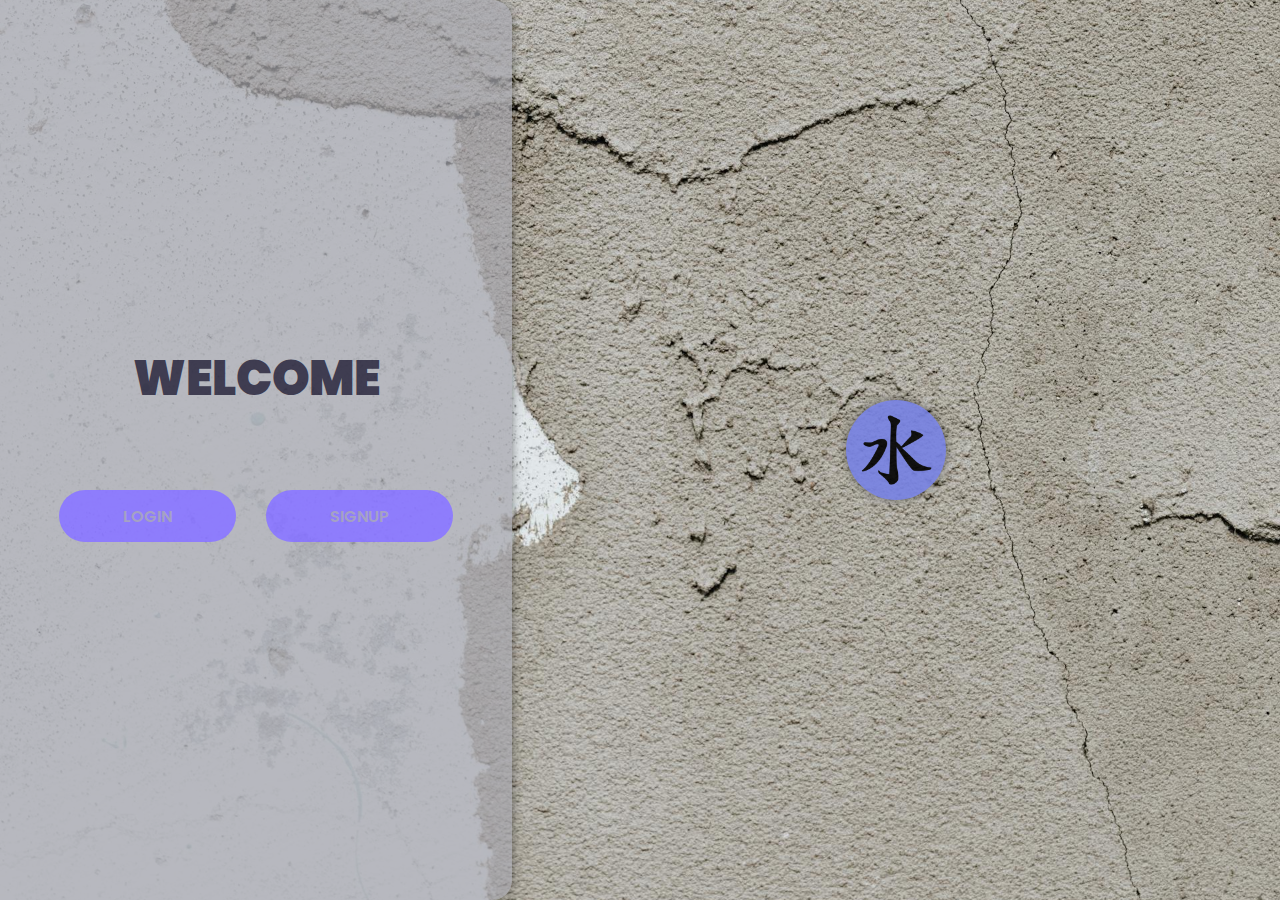
<file: index.html>
<!DOCTYPE html>
<html lang="en">
<head>
    <meta charset="UTF-8">
    <meta name="viewport" content="width=device-width, initial-scale=1.0">
    <link rel="stylesheet" href="style.css">
    <link rel="shortcut icon" href="logo.png" type="image/png">
    <title>Welcome</title>
</head>
<body>
    <!-- FLEX CONTAINER (Aligns left & right sections) -->
    <div class="flex-container">
        <!-- LEFT SIDE (Content - 40%) -->
        <div class="wrapper">
            <h2>Welcome</h2>
            <p id="error-message"></p>
            <div class="navigation">
                <a href="login.html" class="welcome-button">Login</a>
                <a href="signup.html" class="welcome-button">Signup</a>
            </div>
            <!-- Hide Button -->
        </div>

        <!-- RIGHT SIDE (Logo - 60%) -->
        <div class="logo-container">
            <a href="index.html">
                <img src="logo.png" alt="Logo" class="logo">
            </a>
        </div>
    </div>
</body>
</html>
</file>
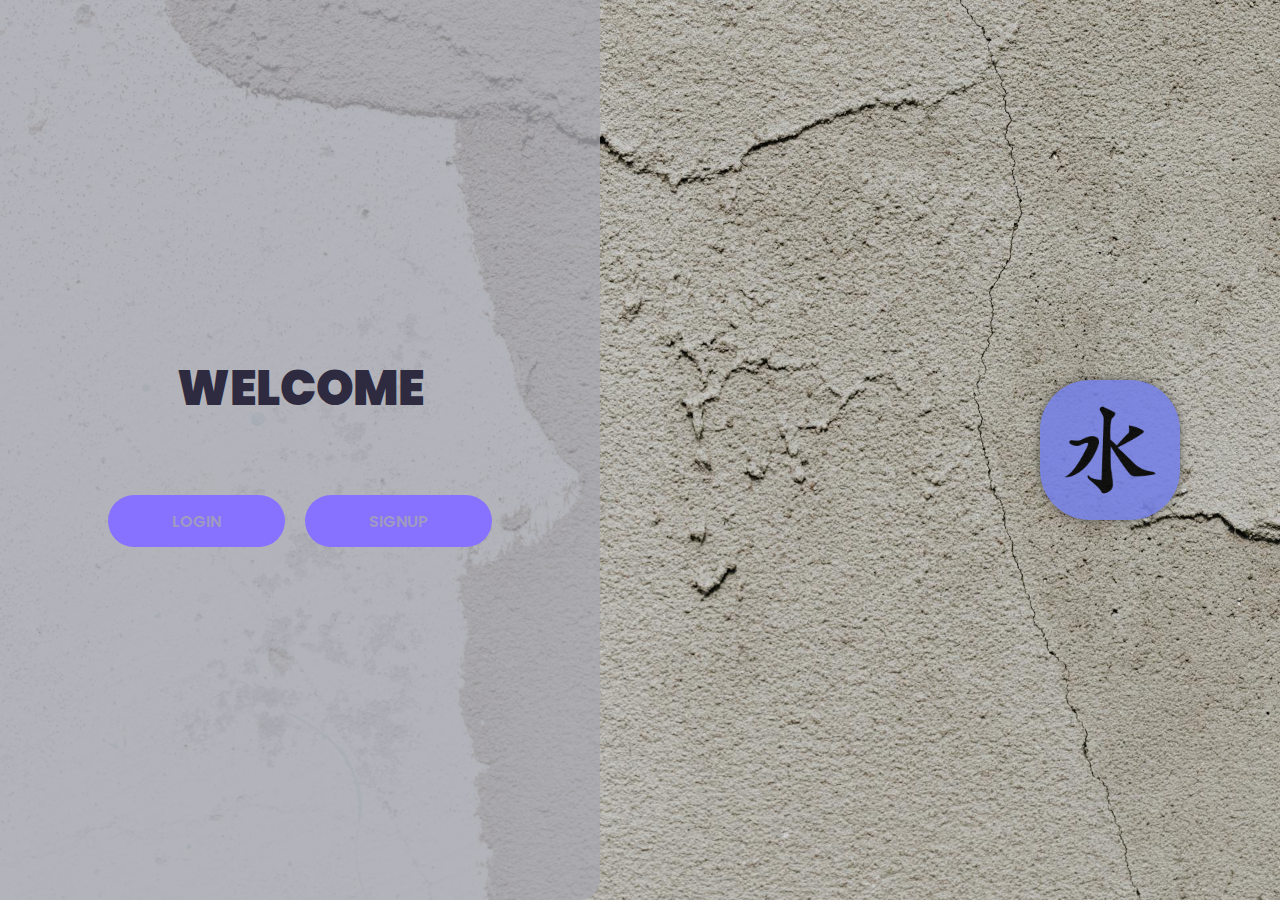
<file: Login_SignUp_form/index.html>
<!DOCTYPE html>
<html lang="en">
<head>
    <meta charset="UTF-8">
    <meta name="viewport" content="width=device-width, initial-scale=1.0">
    <link rel="stylesheet" href="/Login_SignUp_form/style.css">
    <link rel="shortcut icon" href="logo.png" type="image/png">
    <script type="text/javascript" src="validation.js" defer></script>
    <title>Welcome</title>
</head>
<body>
    <div class="wrapper">
        <h2>Welcome</h1>
        <p id="error-message"></p>
        
        <div class="navigation">
            <a href="login.html" class="welcome-button">Login</a>
            <a href="signup.html" class="welcome-button">Signup</a>
        </div>
    </div>
    <a href="index.html">
    <img src="logo.png" alt="Logo" class="logo">
    </a>
</body>
</html>
</file>
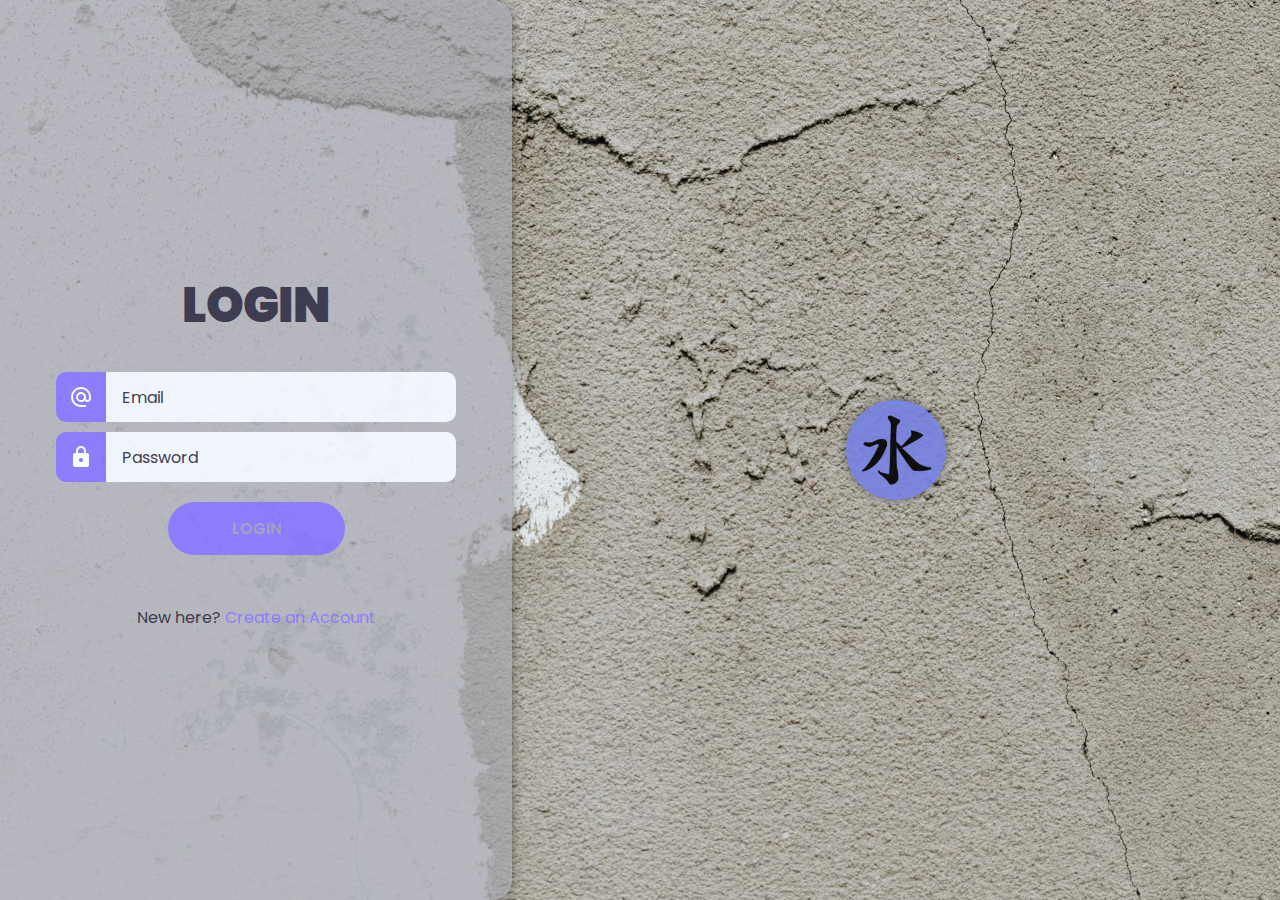
<file: login.html>
<!DOCTYPE html>
<html lang="en">
<head>
    <meta charset="UTF-8">
    <meta name="viewport" content="width=device-width, initial-scale=1.0">
    <link rel="stylesheet" href="style.css">
    <link rel="shortcut icon" href="logo.png" type="image/png">
    <script type="text/javascript" src="validation.js" defer></script>
    <title>Login</title>
</head>
<body>
    <div class="flex-container">
        <!-- Wrapper -->
        <div class="wrapper">
            <h1>Login</h1>
            <p id="error-message"></p>
            <form id="form"> 
                <div>
                    <label for="email-input">
                        <svg xmlns="http://www.w3.org/2000/svg" height="24px" viewBox="0 -960 960 960" width="24px" ><path d="M480-80q-83 0-156-31.5T197-197q-54-54-85.5-127T80-480q0-83 31.5-156T197-763q54-54 127-85.5T480-880q83 0 156 31.5T763-763q54 54 85.5 127T880-480v58q0 59-40.5 100.5T740-280q-35 0-66-15t-52-43q-29 29-65.5 43.5T480-280q-83 0-141.5-58.5T280-480q0-83 58.5-141.5T480-680q83 0 141.5 58.5T680-480v58q0 26 17 44t43 18q26 0 43-18t17-44v-58q0-134-93-227t-227-93q-134 0-227 93t-93 227q0 134 93 227t227 93h200v80H480Zm0-280q50 0 85-35t35-85q0-50-35-85t-85-35q-50 0-85 35t-35 85q0 50 35 85t85 35Z"/></svg>
                    </label>
                    <input  type="email" name="email" id="email-input" placeholder="Email">
                </div>
        
                <div>
                    <label for="password-input">
                        <svg xmlns="http://www.w3.org/2000/svg" height="24px" viewBox="0 -960 960 960" width="24px" ><path d="M240-80q-33 0-56.5-23.5T160-160v-400q0-33 23.5-56.5T240-640h40v-80q0-83 58.5-141.5T480-920q83 0 141.5 58.5T680-720v80h40q33 0 56.5 23.5T800-560v400q0 33-23.5 56.5T720-80H240Zm240-200q33 0 56.5-23.5T560-360q0-33-23.5-56.5T480-440q-33 0-56.5 23.5T400-360q0 33 23.5 56.5T480-280ZM360-640h240v-80q0-50-35-85t-85-35q-50 0-85 35t-35 85v80Z"/></svg>
                    </label>
                    <input type="password" name="password" id="password-input" placeholder="Password"> 
                </div>

                <button type="submit">Login</button>
            </form>
            <p>New here?<a href="signup.html"> Create an Account</a></p>
        </div>

        <!-- Logo -->
        <div class="logo-container">
            <a href="index.html">
                <img src="logo.png" alt="Logo" class="logo">
            </a>
        </div>
    </div>    
</body>
</html>
</file>
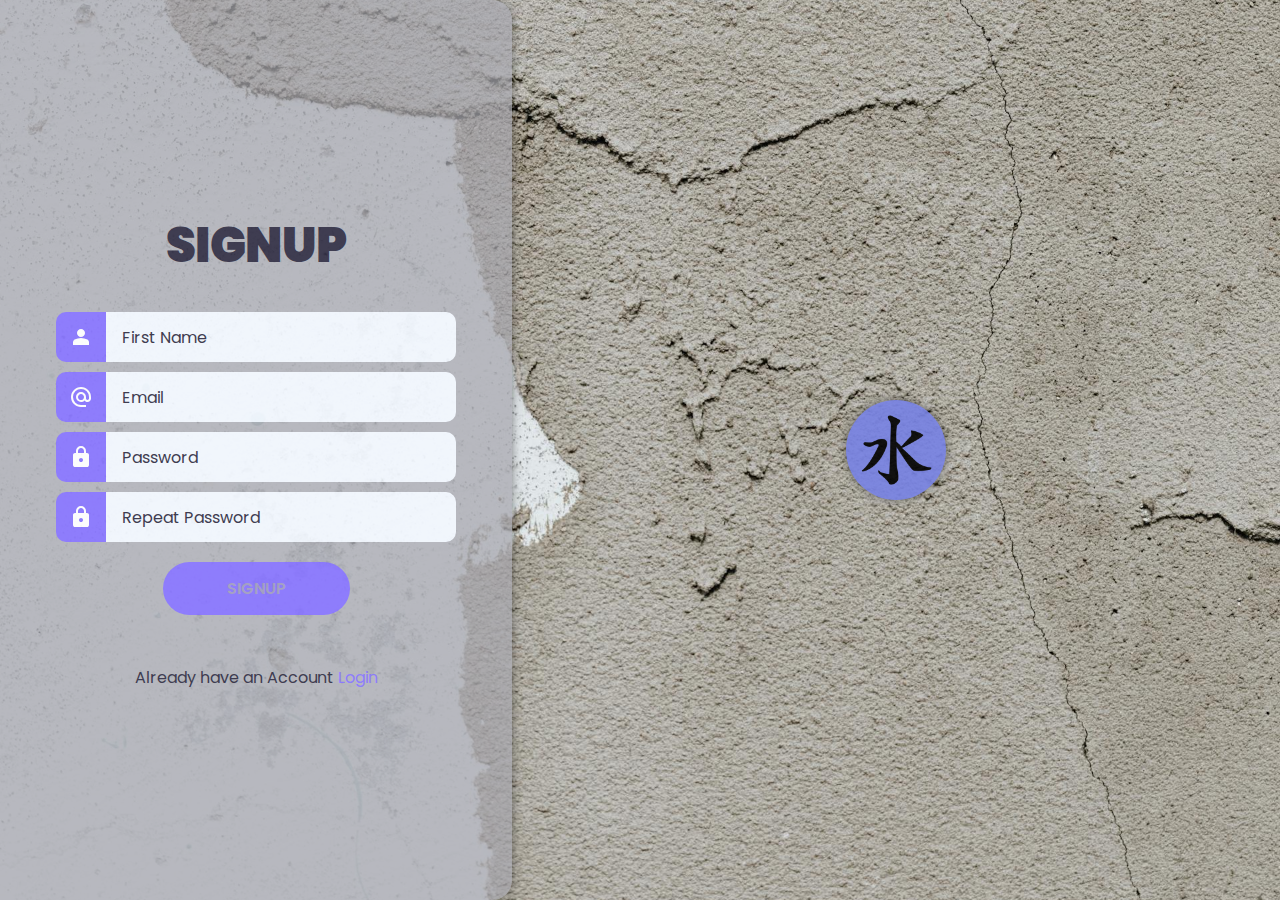
<file: signup.html>
<!DOCTYPE html>
<html lang="en">
<head>
    <meta charset="UTF-8">
    <meta name="viewport" content="width=device-width, initial-scale=1.0">
    <link rel="stylesheet" href="style.css">
    <link rel="shortcut icon" href="logo.png" type="image/png">
    <script type="text/javascript" src="validation.js" defer></script>
    <title>Signup</title>
</head>
<body>

    <div class="flex-container">
        <!-- Wrapper -->
        <div class="wrapper">
            <h1>Signup</h1>
            <p id="error-message"></p>
            <form id="form"> 
                <div >
                    <label for="firstname-input">
                        <svg xmlns="http://www.w3.org/2000/svg" height="24px" viewBox="0 -960 960 960" width="24px" ><path d="M480-480q-66 0-113-47t-47-113q0-66 47-113t113-47q66 0 113 47t47 113q0 66-47 113t-113 47ZM160-160v-112q0-34 17.5-62.5T224-378q62-31 126-46.5T480-440q66 0 130 15.5T736-378q29 15 46.5 43.5T800-272v112H160Z"/></svg>
                    </label>
                    <input  type="text" name="firstname" id="firstname-input" placeholder="First Name"> 
                </div>
        
                <div>
                    <label for="email-input">
                        <svg xmlns="http://www.w3.org/2000/svg" height="24px" viewBox="0 -960 960 960" width="24px" ><path d="M480-80q-83 0-156-31.5T197-197q-54-54-85.5-127T80-480q0-83 31.5-156T197-763q54-54 127-85.5T480-880q83 0 156 31.5T763-763q54 54 85.5 127T880-480v58q0 59-40.5 100.5T740-280q-35 0-66-15t-52-43q-29 29-65.5 43.5T480-280q-83 0-141.5-58.5T280-480q0-83 58.5-141.5T480-680q83 0 141.5 58.5T680-480v58q0 26 17 44t43 18q26 0 43-18t17-44v-58q0-134-93-227t-227-93q-134 0-227 93t-93 227q0 134 93 227t227 93h200v80H480Zm0-280q50 0 85-35t35-85q0-50-35-85t-85-35q-50 0-85 35t-35 85q0 50 35 85t85 35Z"/></svg>
                    </label>
                    <input  type="email" name="email" id="email-input" placeholder="Email">
                </div>
        
                <div>
                    <label for="password-input">
                        <svg xmlns="http://www.w3.org/2000/svg" height="24px" viewBox="0 -960 960 960" width="24px" ><path d="M240-80q-33 0-56.5-23.5T160-160v-400q0-33 23.5-56.5T240-640h40v-80q0-83 58.5-141.5T480-920q83 0 141.5 58.5T680-720v80h40q33 0 56.5 23.5T800-560v400q0 33-23.5 56.5T720-80H240Zm240-200q33 0 56.5-23.5T560-360q0-33-23.5-56.5T480-440q-33 0-56.5 23.5T400-360q0 33 23.5 56.5T480-280ZM360-640h240v-80q0-50-35-85t-85-35q-50 0-85 35t-35 85v80Z"/></svg>
                    </label>
                    <input type="password" name="password" id="password-input" placeholder="Password"> 
                </div>

                <div> 
                    <label for="password-input">
                        <svg xmlns="http://www.w3.org/2000/svg" height="24px" viewBox="0 -960 960 960" width="24px" ><path d="M240-80q-33 0-56.5-23.5T160-160v-400q0-33 23.5-56.5T240-640h40v-80q0-83 58.5-141.5T480-920q83 0 141.5 58.5T680-720v80h40q33 0 56.5 23.5T800-560v400q0 33-23.5 56.5T720-80H240Zm240-200q33 0 56.5-23.5T560-360q0-33-23.5-56.5T480-440q-33 0-56.5 23.5T400-360q0 33 23.5 56.5T480-280ZM360-640h240v-80q0-50-35-85t-85-35q-50 0-85 35t-35 85v80Z"/></svg>
                    </label>
                    <input type="password" name="repeat-password" id="repeat-password-input" placeholder="Repeat Password"> 
                </div>
                <button type="submit">Signup</button>
            </form>
            <p>Already have an Account <a href="login.html">Login</a></p>
        </div>
    
        <!-- Logo -->
        <div class="logo-container">
            <a href="index.html">
                <img src="logo.png" alt="Logo" class="logo">
            </a>
        </div>
    </div>
</body>
</html>
</file>
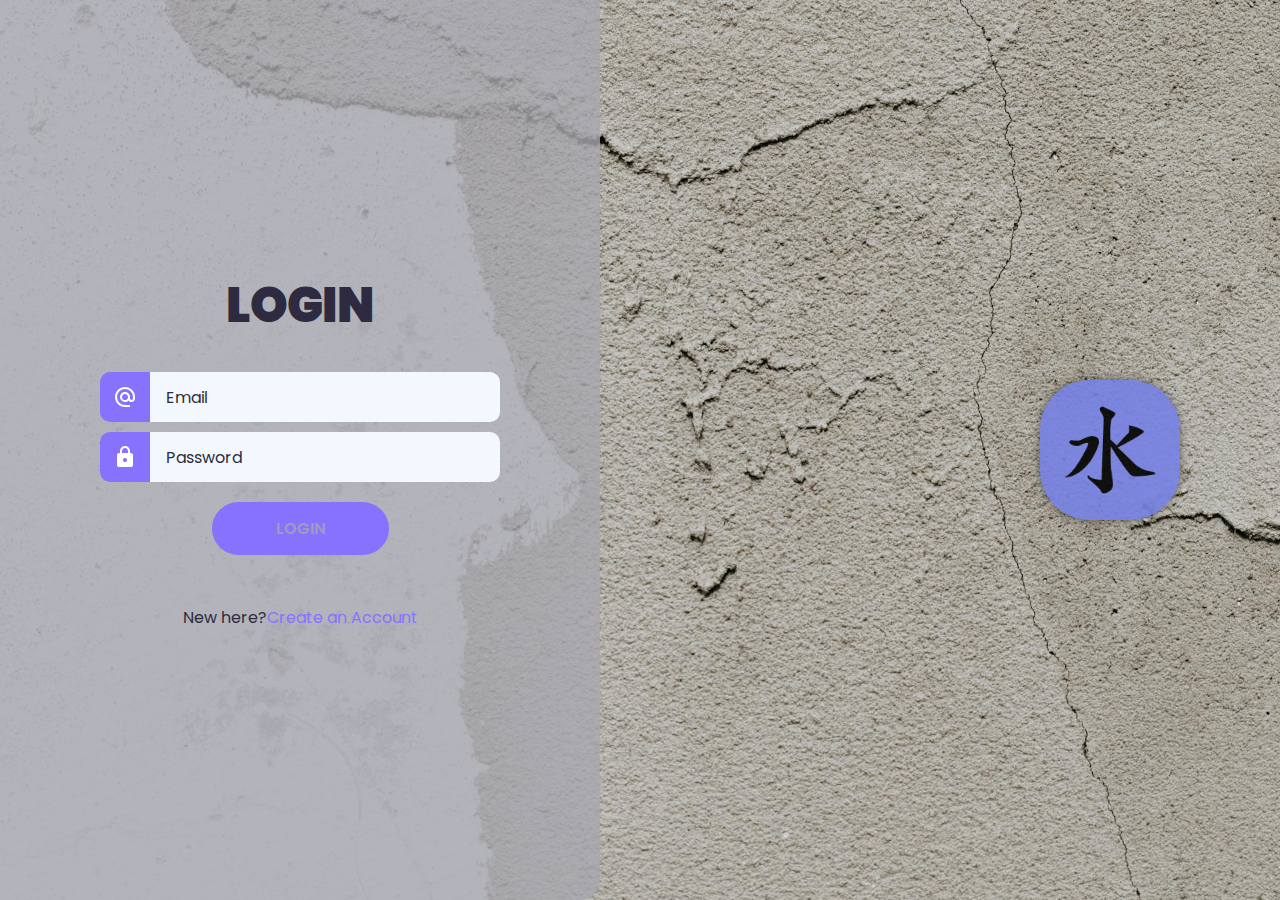
<file: Login_SignUp_form/login.html>
<!DOCTYPE html>
<html lang="en">
<head>
    <meta charset="UTF-8">
    <meta name="viewport" content="width=device-width, initial-scale=1.0">
    <link rel="stylesheet" href="/Login_SignUp_form/style.css">
    <link rel="shortcut icon" href="logo.png" type="image/png">
    <script type="text/javascript" src="validation.js" defer></script>
    <title>Login</title>
</head>
<body>
    <div class="wrapper">
        <h1>Login</h1>
        <p id="error-message"></p>
        <form id="form"> 
            
       
            <div>
                <label for="email-input">
                    <svg xmlns="http://www.w3.org/2000/svg" height="24px" viewBox="0 -960 960 960" width="24px" ><path d="M480-80q-83 0-156-31.5T197-197q-54-54-85.5-127T80-480q0-83 31.5-156T197-763q54-54 127-85.5T480-880q83 0 156 31.5T763-763q54 54 85.5 127T880-480v58q0 59-40.5 100.5T740-280q-35 0-66-15t-52-43q-29 29-65.5 43.5T480-280q-83 0-141.5-58.5T280-480q0-83 58.5-141.5T480-680q83 0 141.5 58.5T680-480v58q0 26 17 44t43 18q26 0 43-18t17-44v-58q0-134-93-227t-227-93q-134 0-227 93t-93 227q0 134 93 227t227 93h200v80H480Zm0-280q50 0 85-35t35-85q0-50-35-85t-85-35q-50 0-85 35t-35 85q0 50 35 85t85 35Z"/></svg>
                </label>
                <input  type="email" name="email" id="email-input" placeholder="Email">
            </div>
    
            <div>
                <label for="password-input">
                    <svg xmlns="http://www.w3.org/2000/svg" height="24px" viewBox="0 -960 960 960" width="24px" ><path d="M240-80q-33 0-56.5-23.5T160-160v-400q0-33 23.5-56.5T240-640h40v-80q0-83 58.5-141.5T480-920q83 0 141.5 58.5T680-720v80h40q33 0 56.5 23.5T800-560v400q0 33-23.5 56.5T720-80H240Zm240-200q33 0 56.5-23.5T560-360q0-33-23.5-56.5T480-440q-33 0-56.5 23.5T400-360q0 33 23.5 56.5T480-280ZM360-640h240v-80q0-50-35-85t-85-35q-50 0-85 35t-35 85v80Z"/></svg>
                </label>
                <input type="password" name="password" id="password-input" placeholder="Password"> 
            </div>

             <button type="submit">Login</button>
        </form>
        <p>New here?<a href="signup.html">Create an Account</a></p>
    </div>
    <a href="index.html">
        <img src="logo.png" alt="Logo" class="logo">
    </a>
</body>
</html>
</file>
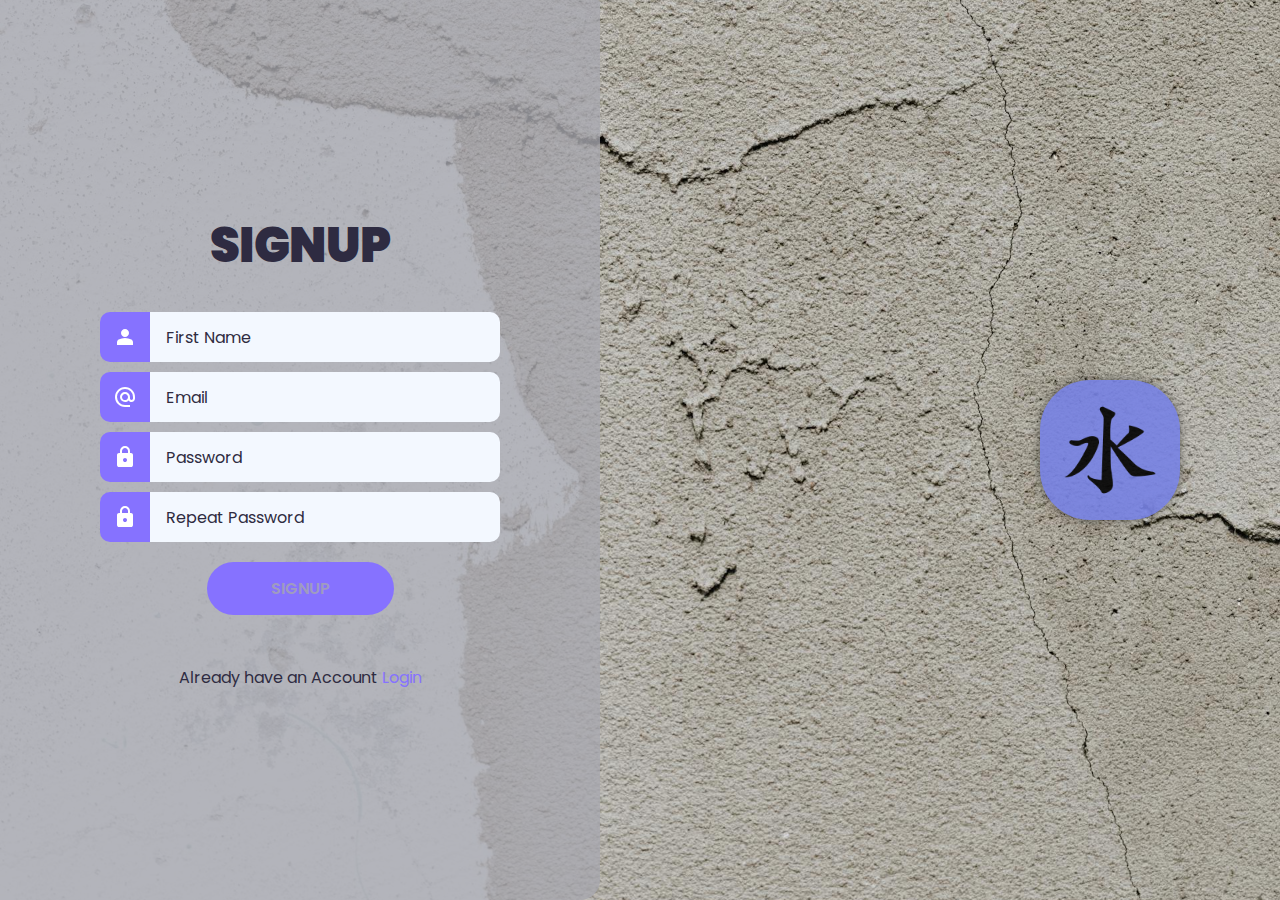
<file: Login_SignUp_form/signup.html>
<!DOCTYPE html>
<html lang="en">
<head>
    <meta charset="UTF-8">
    <meta name="viewport" content="width=device-width, initial-scale=1.0">
    <link rel="stylesheet" href="/Login_SignUp_form/style.css">
    <link rel="shortcut icon" href="logo.png" type="image/png">
    <script type="text/javascript" src="validation.js" defer></script>
    <title>Signup</title>
</head>
<body>
    <div class="wrapper">
        <h1>Signup</h1>
        <p id="error-message"></p>
        <form id="form"> 
            <div >
                <label for="firstname-input">
                    <svg xmlns="http://www.w3.org/2000/svg" height="24px" viewBox="0 -960 960 960" width="24px" ><path d="M480-480q-66 0-113-47t-47-113q0-66 47-113t113-47q66 0 113 47t47 113q0 66-47 113t-113 47ZM160-160v-112q0-34 17.5-62.5T224-378q62-31 126-46.5T480-440q66 0 130 15.5T736-378q29 15 46.5 43.5T800-272v112H160Z"/></svg>
                </label>
                <input  type="text" name="firstname" id="firstname-input" placeholder="First Name"> 
            </div>
       
            <div>
                <label for="email-input">
                    <svg xmlns="http://www.w3.org/2000/svg" height="24px" viewBox="0 -960 960 960" width="24px" ><path d="M480-80q-83 0-156-31.5T197-197q-54-54-85.5-127T80-480q0-83 31.5-156T197-763q54-54 127-85.5T480-880q83 0 156 31.5T763-763q54 54 85.5 127T880-480v58q0 59-40.5 100.5T740-280q-35 0-66-15t-52-43q-29 29-65.5 43.5T480-280q-83 0-141.5-58.5T280-480q0-83 58.5-141.5T480-680q83 0 141.5 58.5T680-480v58q0 26 17 44t43 18q26 0 43-18t17-44v-58q0-134-93-227t-227-93q-134 0-227 93t-93 227q0 134 93 227t227 93h200v80H480Zm0-280q50 0 85-35t35-85q0-50-35-85t-85-35q-50 0-85 35t-35 85q0 50 35 85t85 35Z"/></svg>
                </label>
                <input  type="email" name="email" id="email-input" placeholder="Email">
            </div>
    
            <div>
                <label for="password-input">
                    <svg xmlns="http://www.w3.org/2000/svg" height="24px" viewBox="0 -960 960 960" width="24px" ><path d="M240-80q-33 0-56.5-23.5T160-160v-400q0-33 23.5-56.5T240-640h40v-80q0-83 58.5-141.5T480-920q83 0 141.5 58.5T680-720v80h40q33 0 56.5 23.5T800-560v400q0 33-23.5 56.5T720-80H240Zm240-200q33 0 56.5-23.5T560-360q0-33-23.5-56.5T480-440q-33 0-56.5 23.5T400-360q0 33 23.5 56.5T480-280ZM360-640h240v-80q0-50-35-85t-85-35q-50 0-85 35t-35 85v80Z"/></svg>
                </label>
                <input type="password" name="password" id="password-input" placeholder="Password"> 
            </div>

            <div> 
                <label for="password-input">
                    <svg xmlns="http://www.w3.org/2000/svg" height="24px" viewBox="0 -960 960 960" width="24px" ><path d="M240-80q-33 0-56.5-23.5T160-160v-400q0-33 23.5-56.5T240-640h40v-80q0-83 58.5-141.5T480-920q83 0 141.5 58.5T680-720v80h40q33 0 56.5 23.5T800-560v400q0 33-23.5 56.5T720-80H240Zm240-200q33 0 56.5-23.5T560-360q0-33-23.5-56.5T480-440q-33 0-56.5 23.5T400-360q0 33 23.5 56.5T480-280ZM360-640h240v-80q0-50-35-85t-85-35q-50 0-85 35t-35 85v80Z"/></svg>
                </label>
                <input type="password" name="repeat-password" id="repeat-password-input" placeholder="Repeat Password"> 
            </div>
             <button type="submit">Signup</button>
        </form>
        <p>Already have an Account <a href="login.html">Login</a></p>
    </div>
    <a href="index.html">
        <img src="logo.png" alt="Logo" class="logo">
    </a>
</body>
</html>
</file>
<file: style.css>
@import url('https://fonts.googleapis.com/css2?family=Lato:ital,wght@0,100;0,300;0,400;0,700;0,900;1,100;1,300;1,400;1,700;1,900&family=Poppins:ital,wght@0,100;0,200;0,300;0,400;0,500;0,600;0,700;0,800;0,900;1,100;1,200;1,300;1,400;1,500;1,600;1,700;1,800;1,900&family=Staatliches&display=swap' );

:root {
    --accent-color: #8672ff;
    --base-color: rgba(167, 167, 175, 0.795);
    --text-color: #2e2b41;
    --input-color: #f3f8ff;
}

* {
    margin: 0;
    padding: 0;
    box-sizing: border-box;
}


body {
    height: 100vh; /* Full viewport height */
    background-image: url(pexels-karolina-grabowska-4710933.jpg);
    background-size: cover;
    background-repeat: no-repeat;
    background-position: center;
    overflow: hidden;
    font-family: 'Poppins',arial, sans-serif;
    font-size: 12pt;
    color: var(--text-color);
    width: 100%;
}

/* FLEX CONTAINER to align .wrapper & .logo-container */
.flex-container {
    display: flex;
    width: 100vw;
    height: 100vh; /* Full height */
    align-items: stretch;
    gap: 0;
}

/* LEFT SIDE (40% width - Text Content) */
.wrapper {
    display: flex;
    flex-basis: 40%; /* 40% width */
    background-color: var(--base-color);
    height: 100vh;
    flex-direction: column;
    justify-content: center;
    align-items: center;
    text-align: center;
    padding: 5px;
    border-radius: 0 20px 20px 0;
    opacity: 0.9;
    box-shadow: 0 0 10px rgba(0,0,0,0.5);
}


/* Navigation  */
.navigation {
    display: flex;
    justify-content: space-between;
    align-items: center;
}

.navigation a{
    margin: 15px;
}

.navigation a:hover{
    background-color: var(--text-color);
}


/* form styling */
form{
    width: min(400px,100%);
    margin-top: 20px;
    margin-bottom: 50px;
    display: flex;
    flex-direction: column;
    align-items: center;
    gap: 10px;
}


form > div{
    display: flex;
    justify-content: center;
    width: 100%;
}
form label{
    flex-shrink: 0;
    height: 50px;
    width: 50px;
    background-color: var(--accent-color);
    fill: white !important;
    border-radius: 10px 0 0 10px;
    display: flex;
    justify-content: center;
    align-items: center;
    font-size: 1.5rem;
    font-weight: 500;
}

form input{
    box-sizing: border-box;
    flex-grow: 1;
    min-width: 0;
    height: 50px;
    padding: 1em;
    font:inherit;
    border-radius: 0 10px 10px 0;
    border: 2px solid var(--input-color);
    border-left: none;
    background-color: var(--input-color);
    transition: 150ms ease;
}

form input:hover{
    border-color: var(--accent-color);
}

form input:focus{
    outline: none;
    border-color: var(--text-color);
}

div:has(>input:focus) label {
    background-color: var(--text-color);
}

form input::placeholder {
    color: var(--text-color);
    opacity: 1;
}

form button{
    margin-top: 10px;
    border: none;
    border-radius: 1000px;
    padding: .85em 4em;
    background-color: var(--accent-color);
    color: var(--base-color);
    font: inherit;
    font-weight: 600;
    text-transform: uppercase;
    cursor: pointer;
}

form button:hover{
    background-color:var(--text-color);
} 

form button:focus{
    outline: none;
    background-color: var(--text-color);
}

/* a tag styling */
a{
    text-decoration: none;
    color: var(--accent-color);
}

a:hover{
    text-decoration: none;
    
}

p a:hover{
    color: #ff0450;
}

/* TEXT STYLING */
h1,h2{
    font-size: 3rem;
    font-weight: 900;
    text-transform: uppercase;
}

h2 {
    display: inline-block;
    margin-bottom: 50px;
    transition: color 0.5s ease transform 0.5s ease;
}


h1:hover,
h2:hover {
    color: var(--accent-color);
    transform: scale(1.3);
}


.welcome-button {
    margin-top: 20px;
    border: none;
    border-radius: 1000px;
    padding: .85em 4em;
    background-color: var(--accent-color);
    color: var(--base-color);
    font: inherit;
    font-weight: 600;
    text-transform: uppercase;
    cursor: pointer;
}



/* logo  container styling */

.logo-container {
    display: flex;
    flex: 1;
    flex-basis: 60%; /* 60% width */
    height: 100vh;
    justify-content: center;
    align-items: center;
}

.logo {
    margin: auto;
    width: 100px;
    height: 100px;
    padding: 10px;
    background-color: #7782e4;
    border-radius: 50%;
    opacity: 0.9;
    box-shadow: 0 0 10px rgba(0,0,0,0.5);
    transition: transform 0.8s, background-color 0.8s;
    display: flex;
    justify-content: center;
    align-items: center;
}

.logo:hover {
    background-color: var(--text-color);
    transform: rotate(360deg) scale(1.3);
}


/* responsiveness */
@media(max-width:1100px){
    .wrapper{
        width:min(600px,100%);
        border-radius: 0;
    }
}

@media (max-width: 768px) {
    .flex-container {
        flex-direction: column; /* Stack sections vertically */
        background-color: var(--base-color);
        height: 100%;
        opacity: 0.93;
    }

    .wrapper, .logo-container {
        flex: 0 0 50%; /* Allow sections to resize naturally */
        width: 100%; /* Full width for both sections */
        height: auto; 
        box-shadow: none;
    }

    .wrapper {
        padding: 20px; /* Add padding to text content */
        border-radius: 0; /* Remove border-radius for stacked layout */
    }

    .logo-container {
        height: auto;
        flex: 1;
        justify-content: center;
        align-items: center;
        background-color: var(--base-color);
    }

    .wrapper .navigation {
        flex-direction: column; /* Stack navigation links vertically */
        align-items: center;
        gap: 10px; /* Add space between navigation links */
    }
}



/* Error message styling .js */
form div.incorrect label{
    background-color:red;
}

form div.incorrect input{
    border-color:red;
}

#error-message{
    color: red;
    font-size: 1rem;
    font-weight: 500;
    margin-top: 10px;
}
</file>
<file: Login_SignUp_form/style.css>
@import url('https://fonts.googleapis.com/css2?family=Lato:ital,wght@0,100;0,300;0,400;0,700;0,900;1,100;1,300;1,400;1,700;1,900&family=Poppins:ital,wght@0,100;0,200;0,300;0,400;0,500;0,600;0,700;0,800;0,900;1,100;1,200;1,300;1,400;1,500;1,600;1,700;1,800;1,900&family=Staatliches&display=swap' );

:root {
    --accent-color: #8672ff;
    --base-color: rgba(167, 167, 175, 0.795);
    --text-color: #2e2b41;
    --input-color: #f3f8ff;
}

* {
    margin: 0;
    padding: 0;
}

html{
    font-family: poppins , sans-serif;
    font-size: 12pt;
    color: var(--text-color);
    text-align: center;
}

body {
    min-height: 100vh;
    background-image: url(pexels-karolina-grabowska-4710933.jpg);
    background-size: cover;
    background-position: right;
    overflow: hidden;
    position: relative;
}



.wrapper{
    box-sizing: border-box;
    background-color: var(--base-color);
    height: 100vh;
    width: max(40%,600px);
    padding: 10px;
    border-radius: 0 2px 20px 0;
    display: flex;
    flex-direction: column;
    align-items: center;
    justify-content: center;
    opacity: 2;
}

h1,h2{
    font-size: 3rem;
    font-weight: 900;
    text-transform: uppercase;
}

h2 {
    padding-bottom: 50px;
}

.navigation {
    display: flex;
    justify-content: center;
    gap: 20px;
}
form{
    width: min(400px,100%);
    margin-top: 20px;
    margin-bottom: 50px;
    display: flex;
    flex-direction: column;
    align-items: center;
    gap: 10px;
}


form > div{
    display: flex;
    justify-content: center;
    width: 100%;
}
form label{
    flex-shrink: 0;
    height: 50px;
    width: 50px;
    background-color: var(--accent-color);
    fill: white !important;
    /* color: var(--base-color); */
    border-radius: 10px 0 0 10px;
    display: flex;
    justify-content: center;
    align-items: center;
    font-size: 1.5rem;
    font-weight: 500;
}

form input{
    box-sizing: border-box;
    flex-grow: 1;
    min-width: 0;
    height: 50px;
    padding: 1em;
    font:inherit;
    border-radius: 0 10px 10px 0;
    border: 2px solid var(--input-color);
    border-left: none;
    background-color: var(--input-color);
    transition: 150ms ease;
}

form input:hover{
    border-color: var(--accent-color);
}

form input:focus{
    outline: none;
    border-color: var(--text-color);
}

div:has(>input:focus) label {
    background-color: var(--text-color);
}

form input::placeholder {
    color: var(--text-color);
    opacity: 1;
}

form button{
    margin-top: 10px;
    border: none;
    border-radius: 1000px;
    padding: .85em 4em;
    background-color: var(--accent-color);
    color: var(--base-color);
    font: inherit;
    font-weight: 600;
    text-transform: uppercase;
    cursor: pointer;
}

form button:hover{
    background-color:var(--text-color);
} 

form button:focus{
    outline: none;
    background-color: var(--text-color);
}

a{
    text-decoration: none;
    color: var(--accent-color);
}

a:hover{
    text-decoration: none;
    background-color: var(--text-color);
}

.welcome-button {
    margin-top: 10px;
    border: none;
    border-radius: 1000px;
    padding: .85em 4em;
    background-color: var(--accent-color);
    color: var(--base-color);
    font: inherit;
    font-weight: 600;
    text-transform: uppercase;
    cursor: pointer;
}

.a.button:hover {
    background-color: var(--text-color);
    text-decoration: underline;
}

.logo {
    position: absolute;
    width: 100px;
    height: 100px;
    margin-bottom: 20px;
    margin-left: 400px;
    padding: 20px;
    background-color: #7782e4;
    top:50%;
    transform: translateY(-50%);
    border-radius: calc(100px/2);
    opacity: 0.9;
    box-shadow: 0 0 10px rgba(0,0,0,0.5);
    transition: transform 2s,background-color 2.5s;
}

.logo:hover {
    opacity: 0.9;
    background-color: var(--text-color);
    transform: translateY(-50%) rotate(360deg);
}

.logo:hover::after {
    background-color: var(--text-color);
}
@media(max-width:1100px){
    .wrapper{
        width:min(600px,100%);
        border-radius: 0;
    }
}

form div.incorrect label{
    background-color:red;
}

form div.incorrect input{
    border-color:red;
}

#error-message{
    color: red;
    font-size: 1rem;
    font-weight: 500;
    margin-top: 10px;
}
</file>
